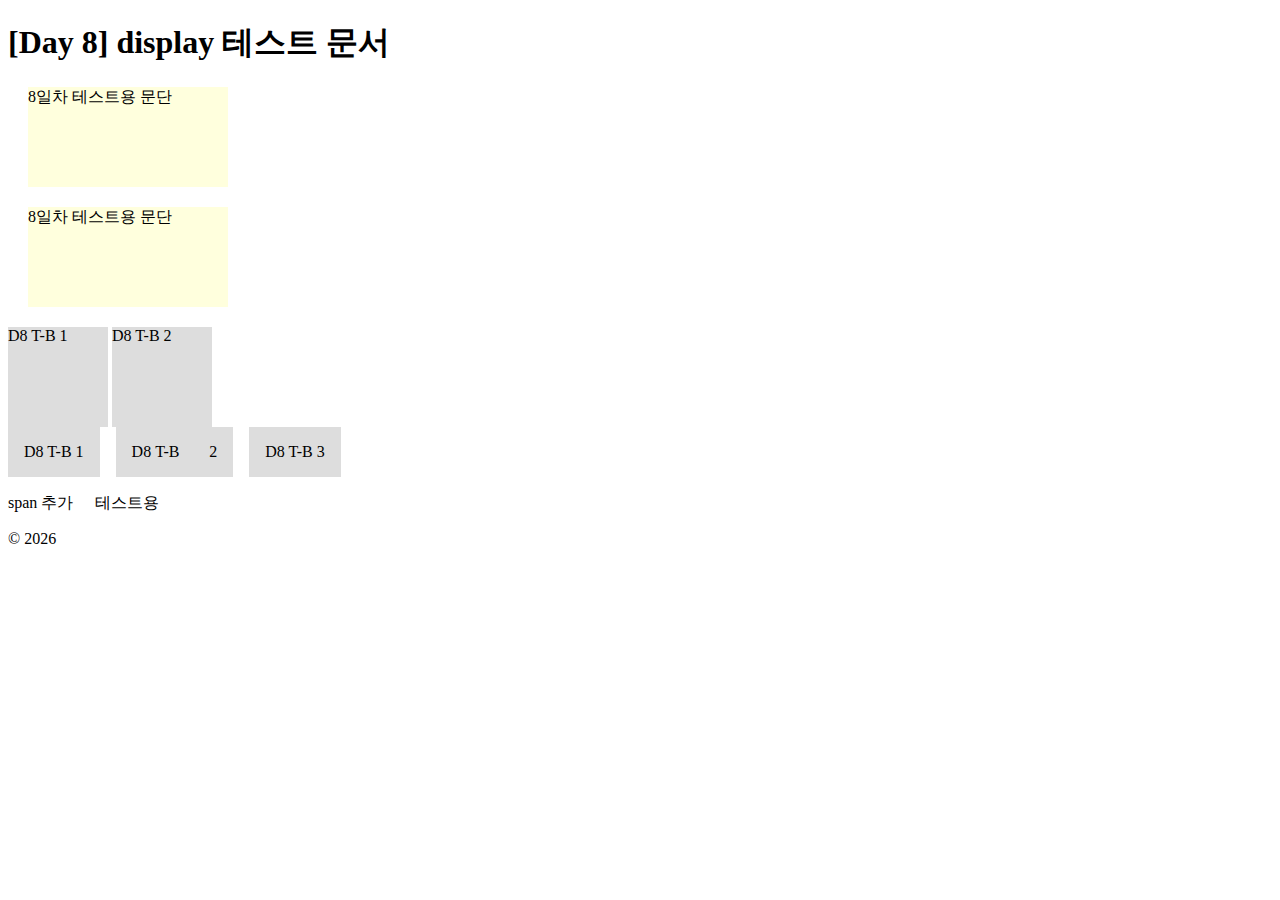
<file: HTML/February/day8-test.html>
<!DOCTYPE html>
<html lang="ko">
    <head>
        <meta charset="UTF-8">
        <title>display test</title>
        <link rel="stylesheet" href="day8-test.css">
    </head>

    <body>
        <header>
            <h1>[Day 8] display 테스트 문서</h1>
        </header>

        <p class="day8-test-text">8일차 테스트용 문단</p>
        <p class="day8-test-text">8일차 테스트용 문단</p>
        <span class="day8-test-box">D8 T-B 1</span>
        <span class="day8-test-box">D8 T-B 2</span>

        <div class="day8-test-wrapper">
            <div class="day8-test-wrapper-box">D8 T-B 1</div>
            <div class="day8-test-wrapper-box">D8 <span class="day8-test-span">T-B</span> 2</div>
            <div class="day8-test-wrapper-box">D8 T-B 3</div>
        </div>

        <p>span <span class="day8-test-span">추가</span> 테스트용</p>
        
        <footer>
        <p>© 2026</p>
        </footer>
    </body>
</html>
</file>
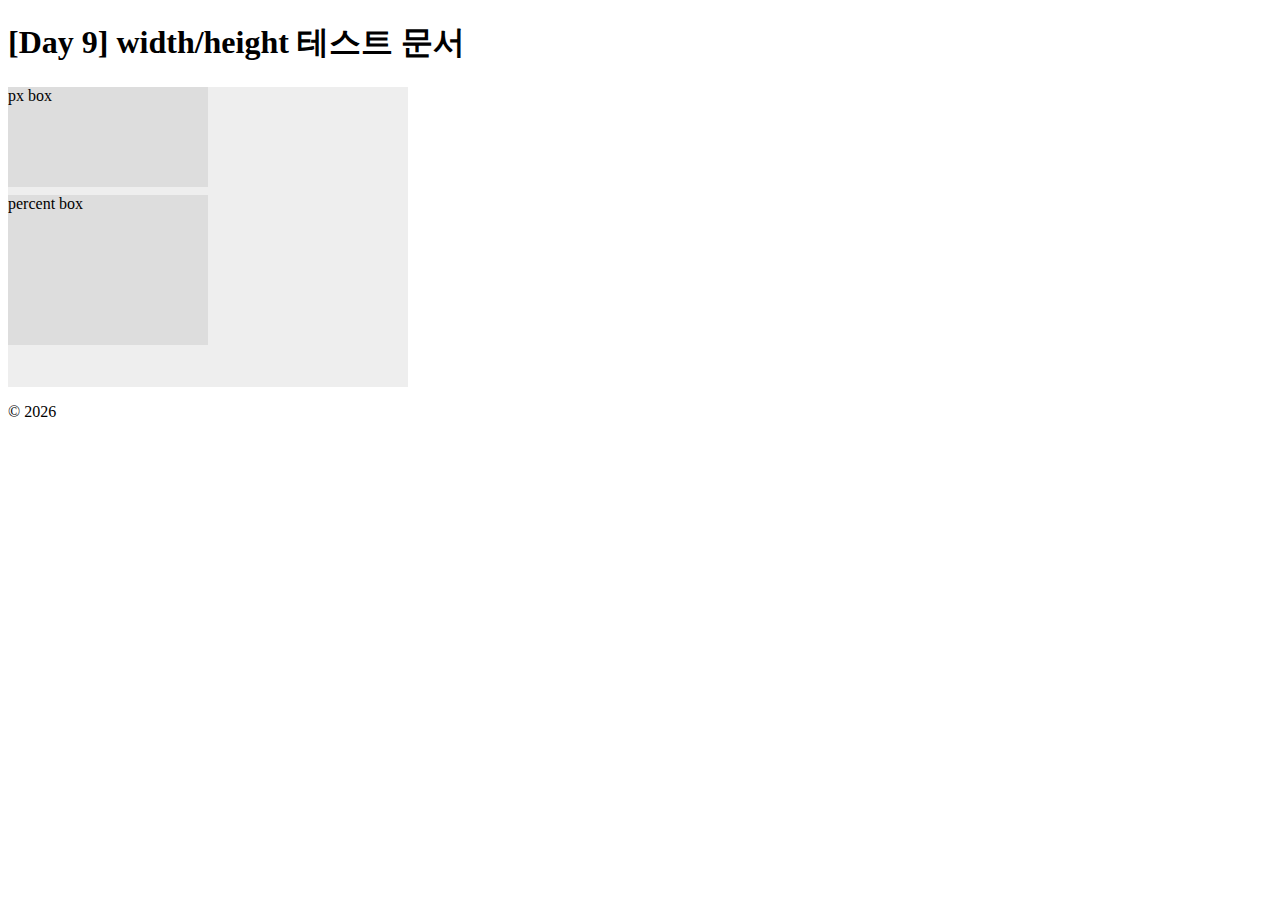
<file: HTML/February/day9-test.html>
<!DOCTYPE html>
<html lang ="ko">
    <head>
        <meta charset="UTF-8">
        <title>width / height</title>
        <link rel="stylesheet" href="day9-test.css">
    </head>

    <body>
        <header>
            <h1>[Day 9] width/height 테스트 문서</h1>
        </header>

        <main>
            <div class="day9-parent">
                <div class="day9-box px">px box</div>
                <div class="day9-box percent">percent box</div>
            </div>
        </main>

        <footer>
            <p>© 2026</p>
        </footer>
    </body>
</html>
</file>
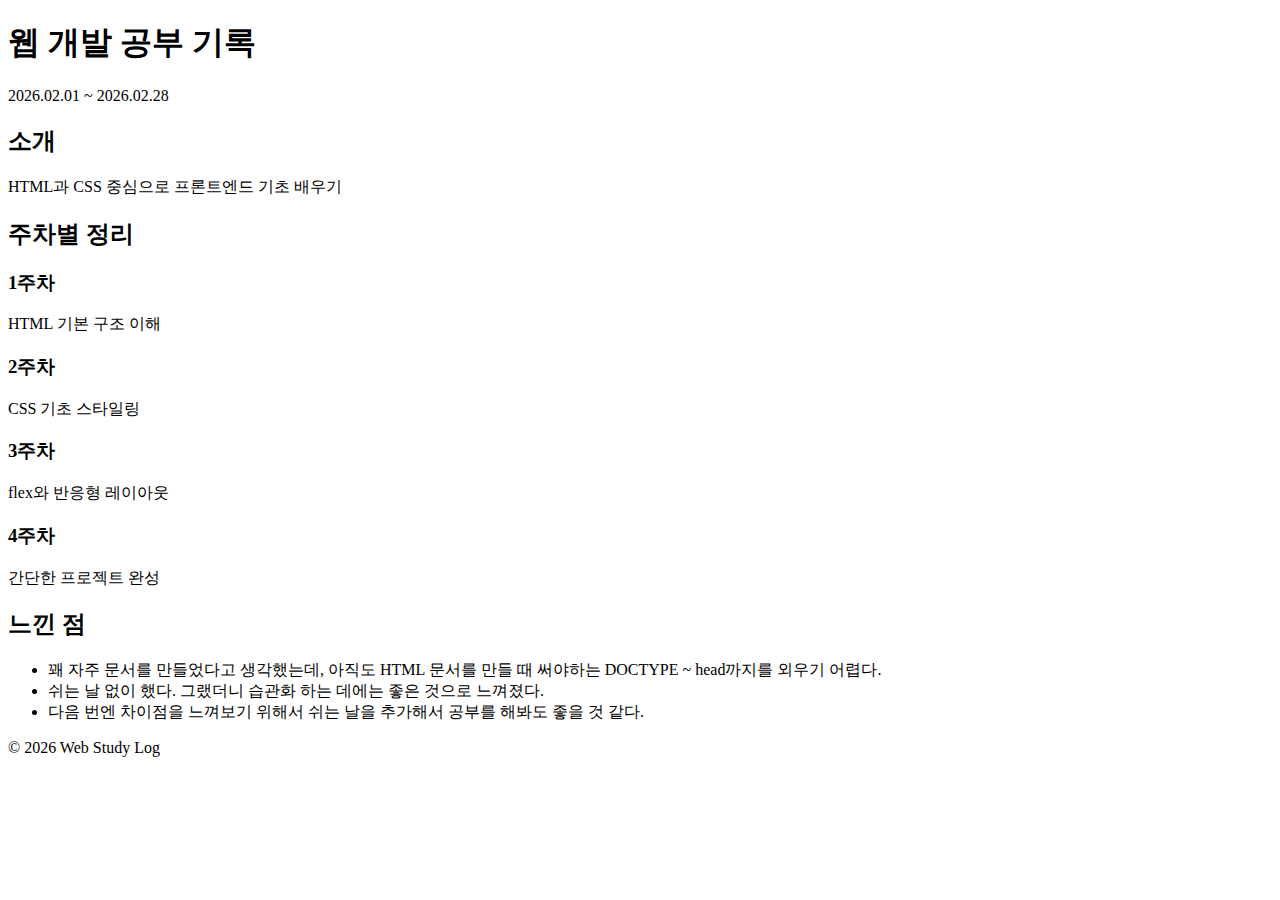
<file: HTML/February/WebStudyLog.html>
<!DOCTYPE html>
<html lang="ko">
    <head>
        <meta charset="UTF-8">
        <title>Web Study Log</title>
    </head>

    <body>
        <header>
            <h1>웹 개발 공부 기록</h1>
            <p>2026.02.01 ~ 2026.02.28</p>
        </header>

        <main>
            <section class="intro">
                <h2>소개</h2>
                <p>HTML과 CSS 중심으로 프론트엔드 기초 배우기</p>
            </section>

            <section class="weeks">
                <h2>주차별 정리</h2>

                <article class="week-card">
                    <h3>1주차</h3>
                    <p>HTML 기본 구조 이해</p>
                </article>

                <article class="week-card">
                    <h3>2주차</h3>
                    <p>CSS 기초 스타일링</p>
                </article>

                <article class="week-card">
                    <h3>3주차</h3>
                    <p>flex와 반응형 레이아웃</p>
                </article>

                <article class="week-card">
                    <h3>4주차</h3>
                    <p>간단한 프로젝트 완성</p>
                </article>
            </section>

            <section class="reflection">
                <h2>느낀 점</h2>
                <ul>
                    <li>꽤 자주 문서를 만들었다고 생각했는데, 아직도 HTML 문서를 만들 때 써야하는 DOCTYPE ~ head까지를 외우기 어렵다.</li>
                    <li>쉬는 날 없이 했다. 그랬더니 습관화 하는 데에는 좋은 것으로 느껴졌다.</li>
                    <li>다음 번엔 차이점을 느껴보기 위해서 쉬는 날을 추가해서 공부를 해봐도 좋을 것 같다.</li>
                </ul>
            </section>
        </main>

        <footer>
            <p>© 2026 Web Study Log</p>
        </footer>
    </body>
</html>
</file>
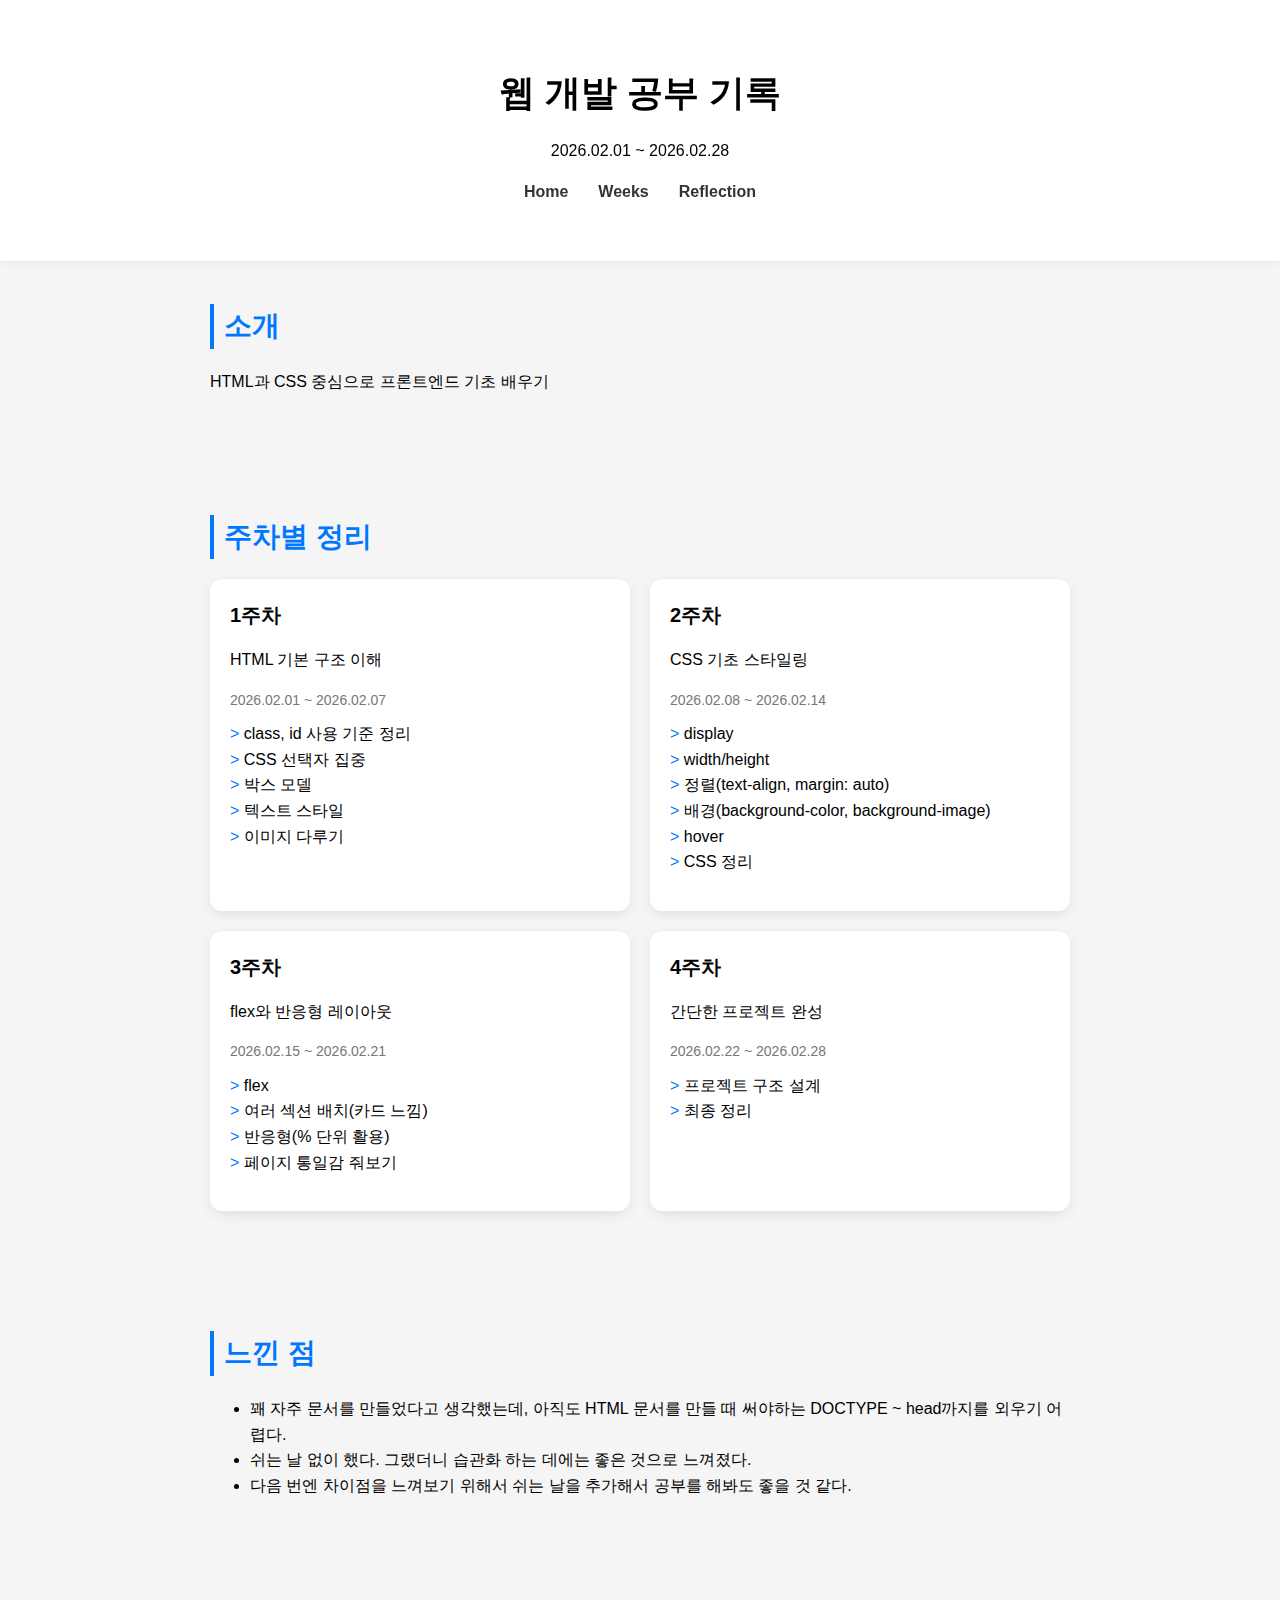
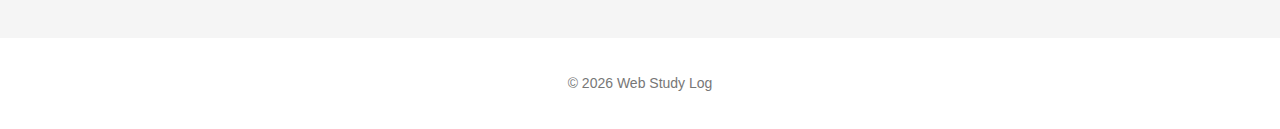
<file: HTML/March/WebStudyLog.html>
<!DOCTYPE html>
<html lang="ko">
    <head>
        <meta charset="UTF-8">
        <title>Web Study Log</title>
        <link rel="stylesheet" href="WebStudyLog.css">
    </head>

    <body>
        <script src="script.js"></script>
        <header>
            <h1>웹 개발 공부 기록</h1>
            <p>2026.02.01 ~ 2026.02.28</p>

            <nav>
                <ul>
                    <li><a href="#intro">Home</a></li>
                    <li><a href="#weeks">Weeks</a></li>
                    <li><a href="#reflection">Reflection</a></li>
                </ul>
            </nav>
        </header>

        <main>
            <section id="intro" class="intro">
                <h2>소개</h2>
                <p>HTML과 CSS 중심으로 프론트엔드 기초 배우기</p>
            </section>

            <section id="weeks" class="weeks">
                <h2>주차별 정리</h2>

                <div class="week-container">
                    <article class="week-card">
                        <h3>1주차</h3>
                        <p>HTML 기본 구조 이해</p>
                        <small>2026.02.01 ~ 2026.02.07</small>
                        <ul>
                            <li>class, id 사용 기준 정리</li>
                            <li>CSS 선택자 집중</li>
                            <li>박스 모델</li>
                            <li>텍스트 스타일</li>
                            <li>이미지 다루기</li>
                        </ul>
                    </article>

                    <article class="week-card">
                        <h3>2주차</h3>
                        <p>CSS 기초 스타일링</p>
                        <small>2026.02.08 ~ 2026.02.14</small>
                        <ul>
                            <li>display</li>
                            <li>width/height</li>
                            <li>정렬(text-align, margin: auto)</li>
                            <li>배경(background-color, background-image)</li>
                            <li>hover</li>
                            <li>CSS 정리</li>
                        </ul>
                    </article>

                    <article class="week-card">
                        <h3>3주차</h3>
                        <p>flex와 반응형 레이아웃</p>
                        <small>2026.02.15 ~ 2026.02.21</small>
                        <ul>
                            <li>flex</li>
                            <li>여러 섹션 배치(카드 느낌)</li>
                            <li>반응형(% 단위 활용)</li>
                            <li>페이지 통일감 줘보기</li>
                        </ul>
                    </article>

                    <article class="week-card">
                        <h3>4주차</h3>
                        <p>간단한 프로젝트 완성</p>
                        <small>2026.02.22 ~ 2026.02.28</small>
                        <ul>
                            <li>프로젝트 구조 설계</li>
                            <li>최종 정리</li>
                        </ul>
                    </article>
                </div>
            </section>

            <section id="reflection" class="reflection">
                <h2>느낀 점</h2>
                <ul>
                    <li>꽤 자주 문서를 만들었다고 생각했는데, 아직도 HTML 문서를 만들 때 써야하는 DOCTYPE ~ head까지를 외우기 어렵다.</li>
                    <li>쉬는 날 없이 했다. 그랬더니 습관화 하는 데에는 좋은 것으로 느껴졌다.</li>
                    <li>다음 번엔 차이점을 느껴보기 위해서 쉬는 날을 추가해서 공부를 해봐도 좋을 것 같다.</li>
                </ul>
            </section>
        </main>

        <footer>
            <p>© 2026 Web Study Log</p>
        </footer>
        <!--
        <nav>   : navigation(내비게이션). 페이지 이동을 위한 메뉴.

        <small> : 보조적인 작은 텍스트를 의미하는 시맨틱 태그.
                  날짜, 부가 설명, 저작권 문구, 참고 정보 등.
        -->
    </body>
</html>
</file>
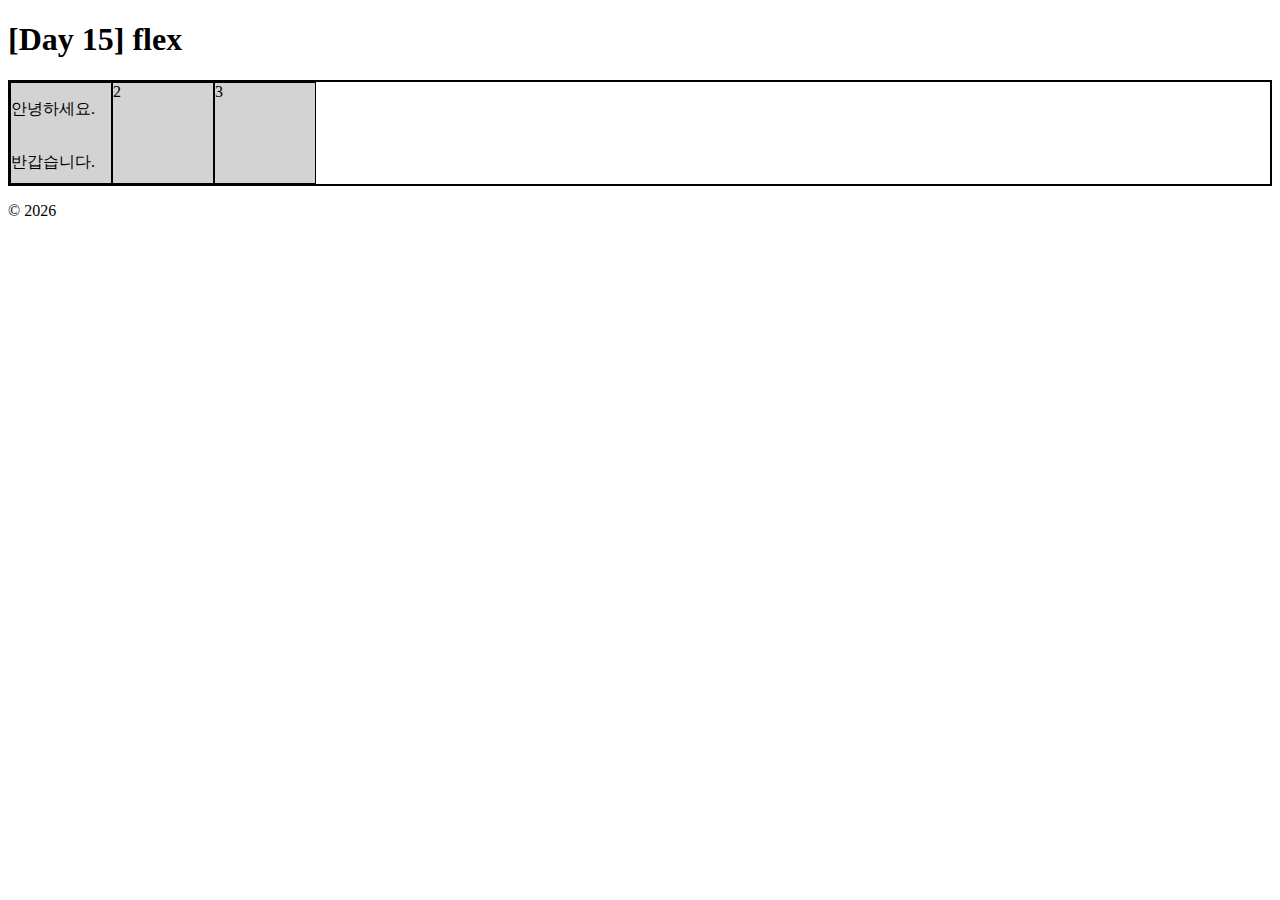
<file: HTML/February/test/day15-test.html>
<!DOCTYPE html>
<html lang="ko">
    <head>
        <meta charset="UTF-8">
        <title>flex</title>
        <link rel="stylesheet" href="day15-test.css">
    </head>

    <body>
        <header>
            <h1>[Day 15] flex</h1>
        </header>

        <main>
            <div class="day15-container">
                <div class="day15-box">
                    <p>안녕하세요.</p>
                    <p>반갑습니다.</p>
                </div>
                <div class="day15-box">2</div>
                <div class="day15-box">3</div>
            </div>
        </main>

        <footer>
            <p>© 2026</p>
        </footer>
    </body>
</html>
</file>
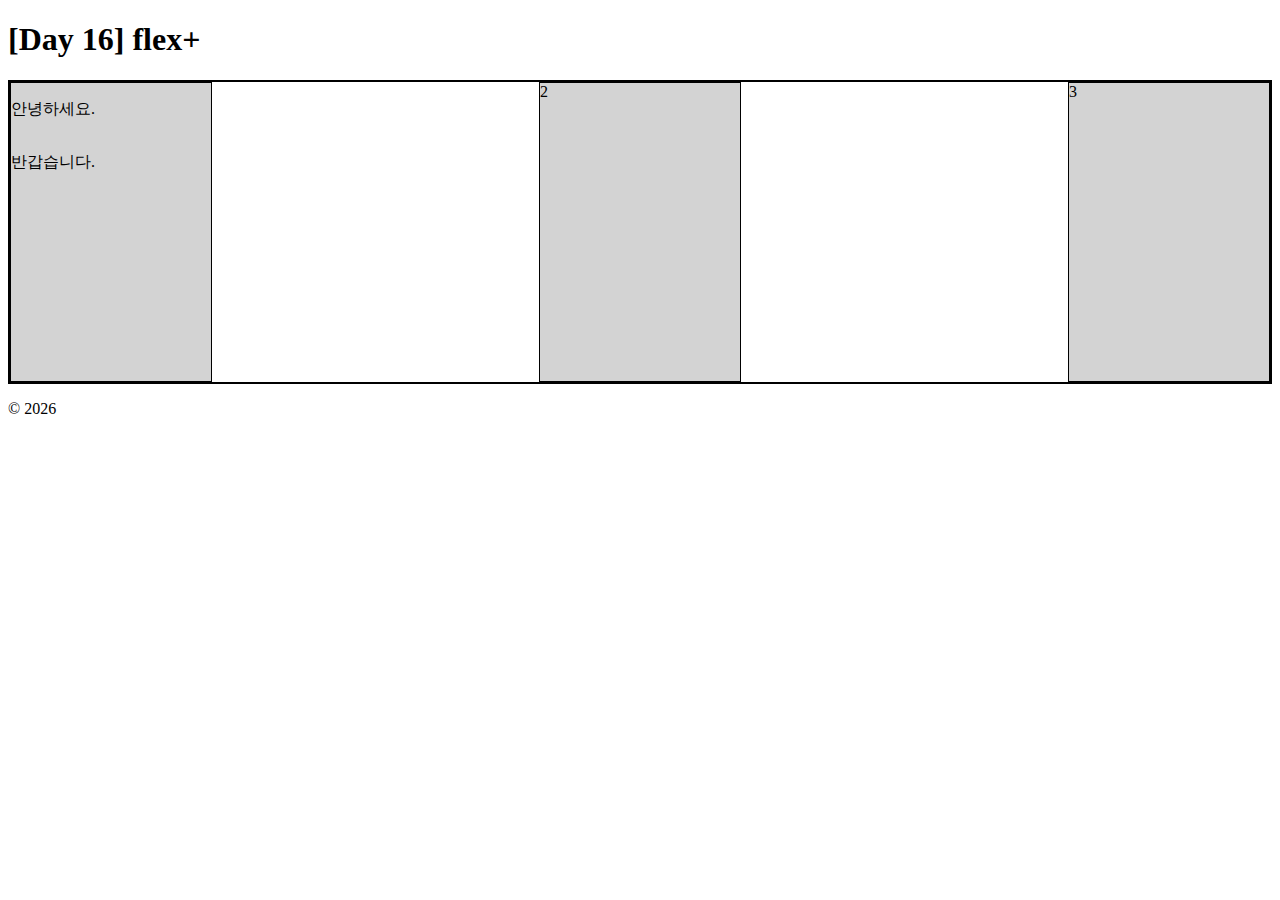
<file: HTML/February/test/day16-test.html>
<!DOCTYPE html>
<html lang="ko">
    <head>
        <meta charset="UTF-8">
        <title>flex</title>
        <link rel="stylesheet" href="day16-test.css">
    </head>

    <body>
        <header>
            <h1>[Day 16] flex+</h1>
        </header>

        <main>
            <div class="day16-container">
                <div class="day16-box">
                    <p>안녕하세요.</p>
                    <p>반갑습니다.</p>
                </div>
                <div class="day16-box">2</div>
                <div class="day16-box">3</div>
            </div>
        </main>

        <footer>
            <p>© 2026</p>
        </footer>
    </body>
</html>
</file>
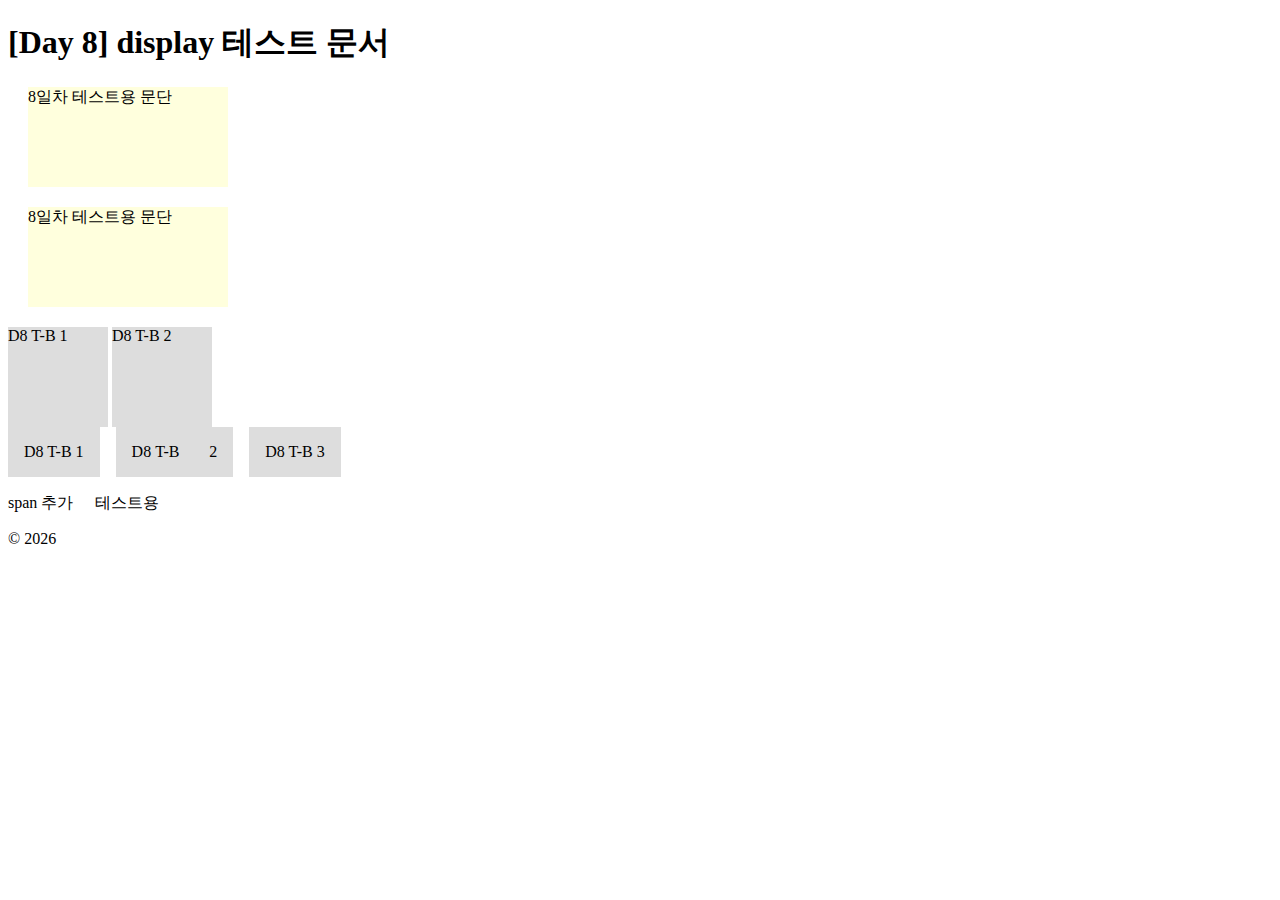
<file: HTML/February/test/day8-test.html>
<!DOCTYPE html>
<html lang="ko">
    <head>
        <meta charset="UTF-8">
        <title>display test</title>
        <link rel="stylesheet" href="day8-test.css">
    </head>

    <body>
        <header>
            <h1>[Day 8] display 테스트 문서</h1>
        </header>

        <p class="day8-test-text">8일차 테스트용 문단</p>
        <p class="day8-test-text">8일차 테스트용 문단</p>
        <span class="day8-test-box">D8 T-B 1</span>
        <span class="day8-test-box">D8 T-B 2</span>

        <div class="day8-test-wrapper">
            <div class="day8-test-wrapper-box">D8 T-B 1</div>
            <div class="day8-test-wrapper-box">D8 <span class="day8-test-span">T-B</span> 2</div>
            <div class="day8-test-wrapper-box">D8 T-B 3</div>
        </div>

        <p>span <span class="day8-test-span">추가</span> 테스트용</p>
        
        <footer>
        <p>© 2026</p>
        </footer>
    </body>
</html>
</file>
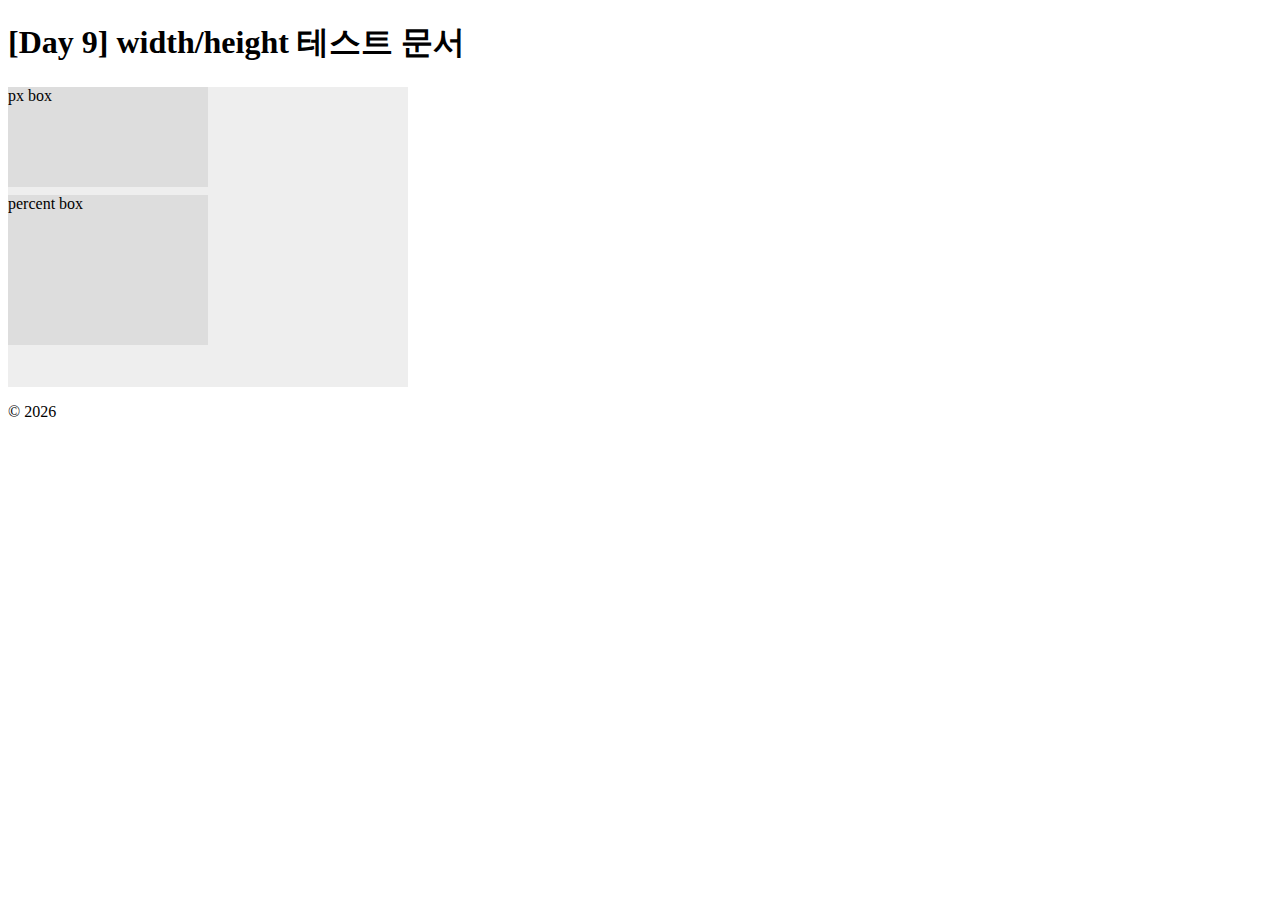
<file: HTML/February/test/day9-test.html>
<!DOCTYPE html>
<html lang ="ko">
    <head>
        <meta charset="UTF-8">
        <title>width / height</title>
        <link rel="stylesheet" href="day9-test.css">
    </head>

    <body>
        <header>
            <h1>[Day 9] width/height 테스트 문서</h1>
        </header>

        <main>
            <div class="day9-parent">
                <div class="day9-box px">px box</div>
                <div class="day9-box percent">percent box</div>
            </div>
        </main>

        <footer>
            <p>© 2026</p>
        </footer>
    </body>
</html>
</file>
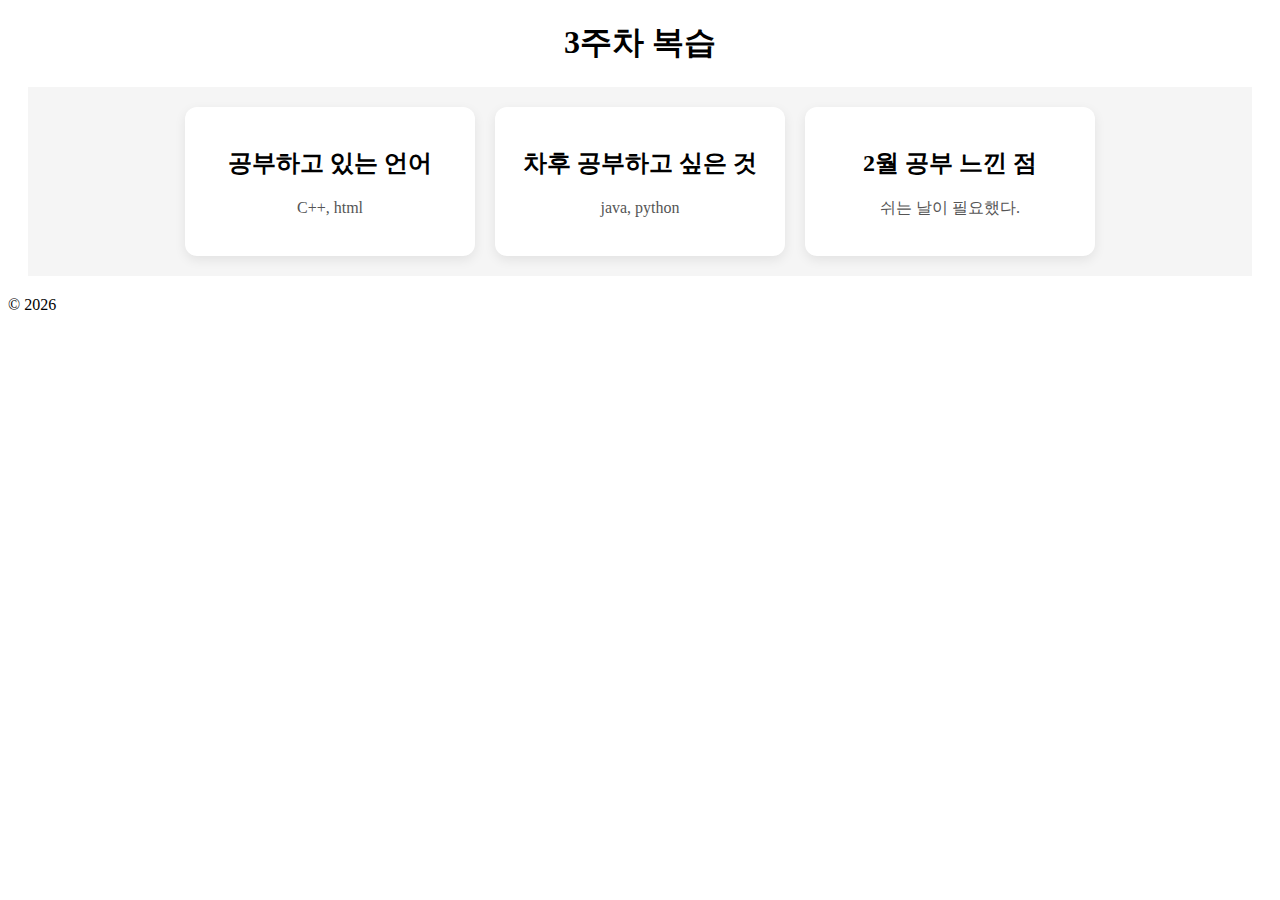
<file: HTML/February/test/week3_index.html>
<!DOCTYPE html>
<html lang="ko">
    <head>
        <meta charset="UTF-8">
        <title>Week 3 Summary</title>
        <link rel="stylesheet" href="week3_style.css">
    </head>

    <body>
        <header>
            <h1>3주차 복습</h1>
        </header>

        <main>
            <section class="profile-section">
                <div class="profile-card">
                    <h2>공부하고 있는 언어</h2>
                    <p>C++, html</p>
                </div>
                <div class="profile-card">
                    <h2>차후 공부하고 싶은 것</h2>
                    <p>java, python</p>
                </div>
                <div class="profile-card">
                    <h2>2월 공부 느낀 점</h2>
                    <p>쉬는 날이 필요했다.</p>
                </div>
            </section>

        </main>

        <footer>
            <p>© 2026</p>
        </footer>
    </body>
</html>
</file>
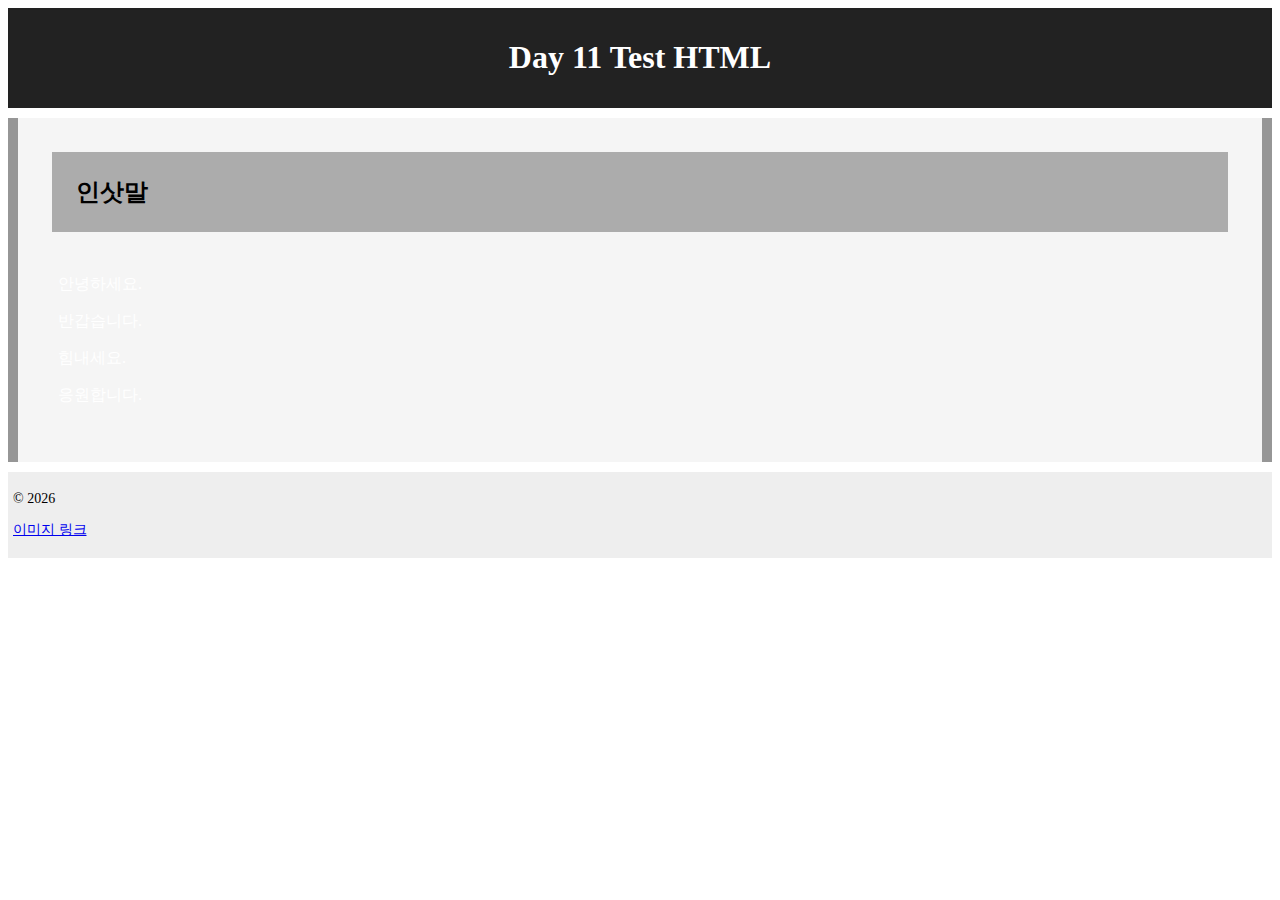
<file: HTML/February/test/day11/day11-test.html>
<!DOCTYPE html>
<html lang="ko">
    <head>
        <meta charset="UTF-8">
        <title>background color/image</title>
        <link rel="stylesheet" href="day11-test.css">
    </head>

    <body>
        <header>
            <h1>Day 11 Test HTML</h1>
        </header>

        <main>
            <section class="day11-test-color">
                <h2 class="day11-test-color highlight">인삿말</h2>
                <div class="day11-test-image">
                    <p>안녕하세요.</p>
                    <p>반갑습니다.</p>
                    <p>힘내세요.</p>
                    <p>응원합니다.</p>
                </div>
            </section>

        </main>

        <footer>
            <p>© 2026</p>
            <p><a href="https://unsplash.com/ko/%EC%82%AC%EC%A7%84/%ED%9D%B0-%EA%B5%AC%EB%A6%84%EA%B3%BC-%ED%91%B8%EB%A5%B8-%ED%95%98%EB%8A%98-DbwYNr8RPbg" target="_blank" rel="noopener noreferrer">이미지 링크</a></p>
        </footer>
    </body>
</html>
</file>
<file: HTML/February/day8-test.css>
/*display 실험*/

.day8-test-text {
    background: #ffd;
    width: 200px;
    height: 100px;
    margin: 20px;

    /*block*/
    display: block;

    /*inline
    display: inline;*/

    /*inline-block
    display: inline-block;*/
}

.day8-test-box {
    width: 100px;
    height: 100px;
    background: #ddd;
    display: inline-block;
}

.day8-test-wrapper {
    display: flex;
    gap: 16px;
}

.day8-test-wrapper-box {
    background: #ddd;
    padding: 16px;
}

.day8-test-span {
    display: inline-block;
    width: 50px;
}
</file>
<file: HTML/February/day9-test.css>
.day9-parent {
    /*percent의 변화를 확인하기 위해서는 width나 height를 한 번 지워봐야 한다.*/
    width: 400px;
    height: 300px;
    background: #eee;
}

.day9-box {
    background: #ddd;
    margin-bottom: 8px;
}

.px {
    width: 200px;
    height: 100px;
}

.percent {
    width: 50%;
    height: 50%;
}

/*
percent : 부모의 계산된 크기를 기준으로 계산된다.
          부모의 값이 0이라서 계산되지 않는 게 아닌, 기준 자체가 없어서 auto(가변)처럼 행동한 것.
          percent는 계산 가능한 길이값이 있는 속성에만 사용할 수 있다.
            width, height, padding, margin 등에는 이용 가능하지만, color, z-index에는 사용이 어렵다.

          단, width는 없어도 percent가 잘 작동하는 걸 볼 수 있다.
          이는 block 요소의 width 기본값이 있기 때문.

          percent 입장에서 width는 자연스럽게 부모를 기준으로 크기가 설정된다. (부모 기준)
          percent 입장에서 height는 기본적으로 기본값 기준이 없다. (내용 기준)
*/
</file>
<file: HTML/March/WebStudyLog.css>
/* ===== Global ===== */
* {
    box-sizing: border-box;
}

:root {
    --accent: #0077ff;
    --header-height: 260px;
}

html {
    scroll-behavior: smooth;
}


body {
    margin: 0;

    font-family: Arial, sans-serif;
    font-size: 16px;
    line-height: 1.6;

    background: #f5f5f5;
}

/* ===== Typography ===== */
h1 {
    margin-bottom: 10px;
    font-size: 36px;
}

h2 {
    margin-bottom: 20px;
    padding-left: 10px;
    border-left: 4px solid var(--accent);
    
    font-size: 28px;

    color: var(--accent);
}

h3 {
    font-size: 20px;
}

/* ===== Layout ===== */
header {
    position: sticky;
    top: 0;
    z-index: 1000;

    padding: 40px 20px;

    text-align: center;

    background: white;
    box-shadow: 0 2px 8px rgba(0,0,0,0.05);
}

main {
    max-width: 900px;
    margin: 0 auto;
    padding: 20px;
}

main > section {
    margin-bottom: 120px;
}

footer {
    text-align: center;
    padding: 20px;

    color: #777;
    font-size: 14px;

    background: white;
}

/* ===== Navigation ===== */
nav ul {
    display: flex;
    justify-content: center;

    padding: 0;
    gap: 30px;

    list-style: none;
}

nav a {
    text-decoration: none;
    font-weight: bold;
    color: #333;
    
    transition: color 0.2s ease;
}

nav a:hover {
    color: var(--accent);
}

/* ===== Section Offset ===== */
#intro,
#weeks,
#reflection {
    scroll-margin-top: calc(var(--header-height) + 20px);
}

/* ===== Week Card ===== */
.week-container {
    display: flex;
    flex-wrap: wrap;
    justify-content: center;

    gap: 20px;
}

.week-card {
    flex: 0 0 calc(50% - 10px);

    padding: 20px;

    border-radius: 12px;

    background: white;

    box-shadow: 0 4px 12px rgba(0,0,0,0.08);
    transition: transform 0.3s ease, box-shadow 0.3s ease;
}

.week-card:hover {
    transform: translateY(-8px) scale(1.02);
    box-shadow: 0 12px 24px rgba(0,0,0,0.15);
}

.week-card h3 {
    margin-top: 0;
    margin-bottom: 10px;
}

.week-card small {
    display: block;
    margin-bottom: 10px;

    font-size: 14px;
    color: #777;
}

.week-card ul {
    margin-top: 10px;
    padding-left: 0;

    list-style: none;
}

.week-card li::before {
    content: "> ";
    color: var(--accent);
}

/* ===== Responsive =====*/
@media (max-width: 900px) {
    .week-card {
        flex: 0 0 calc(50% - 20px);
    }
}

@media (max-width: 600px) {
    .week-card {
        flex: 0 0 100%;
    }
}

/*
23일차
flex: 0 0 calc(...)     : 본 형태는 축약형.
                          flex-grow flex-shrink flex-basis  로 풀어쓸 수 있다.
                          즉, flex: grow shrink basis;인 것.
                          flex-grow: 0      이 의미는 남는 공간이 있어도 늘어나지 않는다.
                          flex-shrink: 0    이 의미는 공간이 부족해도 줄어들지 않는다.
                          flex-basis: ...   이 의미는 기본 너비. 여기에 calc(...)에 들어갔다.
                              calc(...)     33.333% - 20px을 주면 부모 컨테이너의 3등분을 하고 20px을 빼는 것.
                                            한 줄에 3개를 배치하는데, 컨테이너에 gap:20px;을 줘놔서 20을 뺐다.
                                            3개의 카드가 한 줄에 있으면 카드 사이에 gap이 2번 들어가기 때문에, 실제로 공간이 좀 더 필요해지기 때문.
box-sizing  : 실제 너비는 지정된 너비 안에 padding이 포함되는 형식. (기본값이 content-box)
              실제 너비 = basis + padding + border.
                  이 때문에 카드 하나가 50%가 넘는 상황이 발생했고, 카드 2개가 들어가도록 계산했음에도 1개가 들어가는 현상이 발생했다.
                  (50% - 10px) + 좌우 padding 40px이 되어버리면 두 개가 들어갈 자리가 없다.
              하지만 본 함수의 인자로 border-box를 주면 flex-basis 안에 padding이 포함되도록 변경할 수 있다.
                  실제 너비 = 지정된 너비 안에 padding 포함
*/

/*
24일차
list-style  : none으로 설정되면 점이 제거된다. (ul-li에 등장하는 점)
padding     : 0으로 지정하면 기본 들여쓰기가 제거된다.
text-decoreation    : none으로 지정되면 밑줄이 사라진다.

sticky  : position: sticky;     특정 위치에서 고정
          top: 0;               화면 맨 위에 붙도록 지정
          background: white;    아래의 텍스트가 비치지 않도록 색상 추가
          z-index: 1000;        다른 요소보다 위에 배치되도록 지정
          해당 설정을 해두면 해당 요소가 원래 위치에 있다가 스크롤이 닿으면 고정된다.

          다만 해당 설정을 하고 나서 {scroll-margin-top: ...px}을 하는 것을 추천.
          nav로 앵커 이동을 할 때, sticky가 요소를 가리는 현상이 생기기 때문.
              해당 요소의 시작 위치를 지정 px 아래에서 멈추라는 의미.
              px은 본인 header의 높이만큼 맞춰주면 된다.
*/

/*
25일차
transition: transform 0.3s ease, box-shadow 0.3s ease;
    transform과 box-shadow가 변할 때, 0.3초 동안 부드럽게 변화하라는 뜻.
    transition: (속성) (시간) (속도곡선);
*/

/*
26일차
:root   : 문서 전체의 최상위 요소를 선택하는 선택자. 이 문서 전체에 적용되는 설정을 적겠다는 의미.
          html 문서상에서는 사실상 <html>을 의미한다.
--accent    : CSS 변수(커스텀 속성)
              --이름: 값; 해당 형태로 사용한다.

즉, :root { --accent: #0077ff; }로 한다면, accent라는 이름의 색 변수를 만든다는 뜻.
    이렇게 만든 변수는 var() 함수로 이용 가능. var(--accent) 와 같은 형식.
    차후 색상을 변경하고 싶을 때, :root 안에 있는 --accent의 색상만 변경하면 된다.
*/
</file>
<file: HTML/February/test/day15-test.css>
.day15-container {
    display: flex;
    border: 2px solid black;
}

.day15-box {
    display: flex;
    flex-direction: column;

    width: 100px;
    height: 100px;
    
    background-color: lightgray;
    border: 1px solid black;
}

/*
flex-direction: 기본값이 row(가로). column(세로)으로 주면 세로로 정렬된다.
                정렬 방향을 정하는 용도로 사용된다.
*/
</file>
<file: HTML/February/test/day16-test.css>
.day16-container {
    display: flex;
    justify-content: space-between;
    align-items: stretch;
    height: 300px;

    border: 2px solid black;
}

.day16-box {
    display: flex;
    flex-direction: column;

    width: 200px;
    
    background-color: lightgray;
    border: 1px solid black;
}

/*
justify-content : 가로(주축/main axis) 방향 정렬.
                  flex-start    : 왼쪽
                  center        : 가로 중앙
                  flex-end      : 오른쪽
                  space-between : 양 끝 고정 + 사이 간격 자동
align-items     : 세로(교차축/cross axis) 방향 정렬.
                  stretch       : 부모 크기만큼 자식 크기를 늘리기(기본값)
                  flex-start    : 왼쪽
                  center        : 가로 중앙
                  flex-end      : 오른쪽

*/
</file>
<file: HTML/February/test/day8-test.css>
/*display 실험*/

.day8-test-text {
    background: #ffd;
    width: 200px;
    height: 100px;
    margin: 20px;

    /*block*/
    display: block;

    /*inline
    display: inline;*/

    /*inline-block
    display: inline-block;*/
}

.day8-test-box {
    width: 100px;
    height: 100px;
    background: #ddd;
    display: inline-block;
}

.day8-test-wrapper {
    display: flex;
    gap: 16px;
}

.day8-test-wrapper-box {
    background: #ddd;
    padding: 16px;
}

.day8-test-span {
    display: inline-block;
    width: 50px;
}
</file>
<file: HTML/February/test/day9-test.css>
.day9-parent {
    /*percent의 변화를 확인하기 위해서는 width나 height를 한 번 지워봐야 한다.*/
    width: 400px;
    height: 300px;
    background: #eee;
}

.day9-box {
    background: #ddd;
    margin-bottom: 8px;
}

.px {
    width: 200px;
    height: 100px;
}

.percent {
    width: 50%;
    height: 50%;
}

/*
percent : 부모의 계산된 크기를 기준으로 계산된다.
          부모의 값이 0이라서 계산되지 않는 게 아닌, 기준 자체가 없어서 auto(가변)처럼 행동한 것.
          percent는 계산 가능한 길이값이 있는 속성에만 사용할 수 있다.
            width, height, padding, margin 등에는 이용 가능하지만, color, z-index에는 사용이 어렵다.

          단, width는 없어도 percent가 잘 작동하는 걸 볼 수 있다.
          이는 block 요소의 width 기본값이 있기 때문.

          percent 입장에서 width는 자연스럽게 부모를 기준으로 크기가 설정된다. (부모 기준)
          percent 입장에서 height는 기본적으로 기본값 기준이 없다. (내용 기준)
*/
</file>
<file: HTML/February/test/week3_style.css>
h1{
    text-align: center;
}

.profile-section{
    display: flex;
    flex-wrap: wrap;

    text-align: center;
    justify-content: center;
    align-items: center;

    gap: 20px;
    padding: 20px;
    margin: 20px;

    background-color: #f5f5f5;
}

.profile-card {
    /*
    flex: 1 1 1 250px;
    max-width: 300px;
    이 두 개를 쓸 수 있다는데 잘은 모르겠다.
    */

    width: 250px;
    padding: 20px;

    border-radius: 12px;
    box-shadow: 0 4px 12px rgba(0,0,0,0.08);
    transition: 0.3s;

    background-color: white;
}

.profile-card:hover {
    transform: translateY(-5px);
}

.profile-card h2 {
    margin-bottom: 10px;
}

.profile-card p {
    line-height: 1.6;

    color: #555;
}

@media (max-width: 600px) {
    .profile-section{
    flex-direction: column;
}
}
</file>
<file: HTML/February/test/day11/day11-test.css>
header {
    background-color: #222;
    color: white;

    text-align: center;
    padding: 10px;
}

main {
    background-color: #969696;
}

footer {
    background-color: #eee;

    /*글자가 너무 크고 붙어있어서 추가*/
    padding: 5px;
    font-size: 14px;
}

.day11-test-color {
    background-color: #f5f5f5;
    padding: 24px;

    /*main의 background color가 안 보여서 margin을 준 상태*/
    margin: 10px;
}

.day11-test-color.highlight {
    background-color: #acacac;
}

.day11-test-image {
    background-image: url("day11-image.jpg");
    background-size: cover;
    background-position: center;

    /*텍스트와 이미지가 안 붙게 + 텍스트 가독성을 높이기 위해*/
    padding: 16px;
    color: white;
}


/*
background-color    : border 없이도 구역으로 분리되는 느낌을 줄 수 있다.
                      padding의 영향을 받으며, padding의 값이 늘어나면 background-color의 영역도 늘어닌다.
                        margin의 영향을 받지는 않는다.

background-size     : 이미지 크기 결정.
                      auto  : 이미지 원본 크기 그대로. 요소보다 작으면 반복하고 크면 잘린다.
                      cover : 요소를 빈틈 없이 꽉 채운다. 비율은 유지하기 때문에 일부 잘릴 수 있다.
                              섹션 배경 이미지, 히어로 영역, 카드 썸네일 등에 쓴다.
                      contain   : 이미지 전체가 다 보이게끔 한다. 비율은 유지하지만 요소에 빈 공간이 생길 수 있다.
                                  로고나 잘리면 안 되는 이미지 등에서 사용한다.
                      ...px, ...% auto  : 100px이나 50% auto 등으로 쓰는 방법. 가로와 세로를 직접 제어한다.
                                          비율이 깨질 수 있으니 조심해야 한다.

background-position : 이미지를 어디 기준으로 배치할지 결정.
                      이미지를 '정렬'하는 게 아닌, '기준점'을 어디에 둘지 결정한다는 걸 기억해야 한다.
                      또한 요소를 움직이는 게 아닌, 요소 안에서 이미지 위치만 변경된다는 걸 기억해야 한다.
                      기본값은 background-position: 0 0; (left top)
                          center(center center), left top, right bottom 등으로 키워드를 준다. 
                          물론 50% 50%, 0% 100% 등으로도 이용 가능하다. 이는 요소 기준 위치로, 이미지의 기준점이 이동하는 것.
                              50% 50%이면 가운데 기준이 된다.
                          20px 40px으로 이용하기도 한다. 미세 조정할 때 쓰며, 반응형에서는 잘 사용되지 않는다.

*/
</file>
